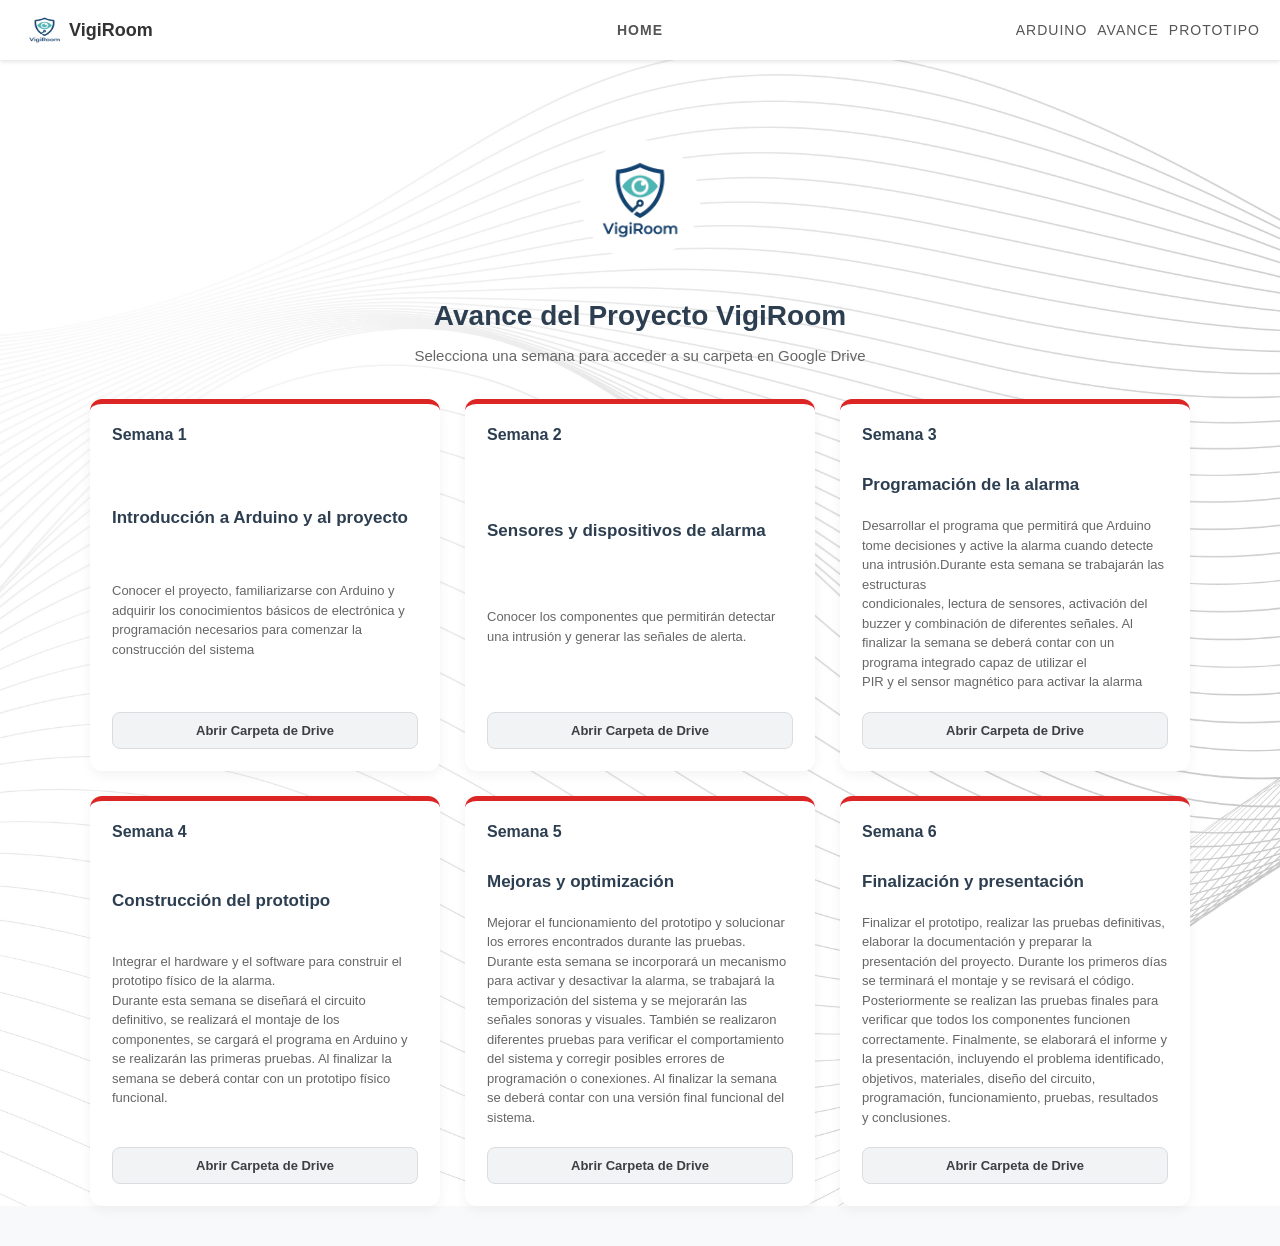
<file: index3.html>
<!DOCTYPE html>
<html lang="es">
<head>
  <meta charset="UTF-8">
  <meta name="viewport" content="width=device-width, initial-scale=1.0">
  <title>VigiRoom - Avance del Proyecto</title>
  <link rel="stylesheet" href="arduino.css">
</head>
<body>

  <!-- BARRA DE NAVEGACIÓN -->
   <header class="navbar">
        <div class="logo-container">
            <img class = "imagen" src="/img/Vigiroom.jpg" alt="LogoVigiroom"></span>
            <span class="nombre-vigi">VigiRoom</span>
        </div>
        <nav class="nav-center">
            <a href="index.html" class="home-vigi">Home</a>
         </nav>
            <div class="nav-right">
                <a href="index2.html" class="home-vigi">Arduino</a>
                <a href="index3.html" class="avance">Avance</a>
                <a href="index4.html" class="avance">Prototipo</a>
                
            </div>
            
    </header>

    <div class="fondo-pagina">
     <main class="main-content">
        <img class="Logo-mitad" src="/img/Vigiroom.jpg" alt="LogoVigiroom">
    </main>

  <!-- CONTENIDO PRINCIPAL -->
  <main class="container">
    <div class="header-title">
      <h1>Avance del Proyecto VigiRoom</h1>
      <p>Selecciona una semana para acceder a su carpeta en Google Drive</p>
    </div>

    <!-- Grid con las 6 Semanas -->
    <div class="weeks-grid">
      
      <!-- Semana 1 -->
      <article class="week-card completed">
        <div class="card-header">
          <span class="week-number">Semana 1</span>
        </div>
        <h3 class="card-title"> Introducción a Arduino y al proyecto</h3>
        <p class="card-desc">Conocer el proyecto, familiarizarse con Arduino y adquirir los conocimientos básicos de electrónica y programación necesarios para comenzar la construcción del sistema</p>
        <a href="https://drive.google.com/drive/folders/177xrurBVcVq3JnoHJbJe5UTncFKu_Fq6" target="_blank" class="btn-drive">
          Abrir Carpeta de Drive
        </a>
      </article>

      <!-- Semana 2 -->
      <article class="week-card completed">
        <div class="card-header">
          <span class="week-number">Semana 2</span>
        </div>
        <h3 class="card-title">Sensores y dispositivos de alarma</h3>
        <p class="card-desc">Conocer los componentes que permitirán detectar una intrusión y generar las señales de alerta.</p>
        
        <a href="https://drive.google.com/drive/folders/1uMAP-GY-jwgxOGzdgxs2S4JFsFmKSo4A" target="_blank" class="btn-drive">
          Abrir Carpeta de Drive
        </a>
      </article>

      <!-- Semana 3 -->
      <article class="week-card completed">
        <div class="card-header">
          <span class="week-number">Semana 3</span>
          
        </div>
        <h3 class="card-title"> Programación de la alarma </h3>
        <p class="card-desc">Desarrollar el programa que permitirá que Arduino tome decisiones y active la alarma cuando detecte una intrusión.Durante esta semana se trabajarán las estructuras<br>
           condicionales, lectura de sensores, activación del buzzer y combinación de diferentes señales. Al finalizar la semana se deberá contar con un programa integrado capaz de utilizar el <br>
            PIR y el sensor magnético para activar la alarma</p>
        
        <a href="https://drive.google.com/drive/folders/1s-k2kCW0p_0rOoUSdmJp_wz7siPsTWWz" target="_blank" class="btn-drive">
          Abrir Carpeta de Drive
        </a>
      </article>

      <!-- Semana 4 -->
      <article class="week-card completed">
        <div class="card-header">
          <span class="week-number">Semana 4</span>
        </div>
        <h3 class="card-title">Construcción del prototipo </h3>
        <p class="card-desc">Integrar el hardware y el software para construir el prototipo físico de la alarma. <br> Durante esta semana se diseñará el circuito definitivo, se realizará el montaje de los componentes, se cargará el programa en Arduino y se realizarán las primeras pruebas. Al finalizar la semana se deberá contar con un prototipo físico funcional.
        </p>
        
        <a href="https://drive.google.com/drive/folders/15dDYEFk1CWUyZsf-Qc2rs22aviThY96R" target="_blank" class="btn-drive">
          Abrir Carpeta de Drive
        </a>
      </article>

      <!-- Semana 5 -->
      <article class="week-card completed">
        <div class="card-header">
          <span class="week-number">Semana 5</span>
        </div>
        <h3 class="card-title">Mejoras y optimización </h3>
        <p class="card-desc">Mejorar el funcionamiento del prototipo y solucionar los errores encontrados durante las pruebas. <br> Durante esta semana se incorporará un mecanismo para activar y desactivar la alarma, se trabajará la temporización del sistema y se mejorarán las señales sonoras y visuales. También se realizaron diferentes pruebas para verificar el comportamiento del sistema y corregir posibles errores de programación o conexiones. Al finalizar la semana se deberá contar con una versión final funcional del sistema.
        </p>
        
        <a href="https://drive.google.com/drive/folders/1QS5X7NMZVXNaNeAi1UXQ3R_d-uCpsfkw" target="_blank" class="btn-drive">
          Abrir Carpeta de Drive
        </a>
      </article>

      <!-- Semana 6 -->
      <article class="week-card completed">
        <div class="card-header">
          <span class="week-number">Semana 6</span>
        </div>
        <h3 class="card-title"> Finalización y presentación </h3>
        <p class="card-desc">
          Finalizar el prototipo, realizar las pruebas definitivas, elaborar la documentación y preparar la presentación del proyecto. Durante los primeros días se terminará el montaje y se revisará el código. Posteriormente se realizan las pruebas finales para verificar que todos los componentes funcionen correctamente. Finalmente, se elaborará el informe y la presentación, incluyendo el problema identificado, objetivos, materiales, diseño del circuito, programación, funcionamiento, pruebas, resultados y conclusiones.
        </p>
        
        <a href="https://drive.google.com/drive/folders/1iXjtkrxOPQLZrR-O9wR8EqmzscRwAL1l" target="_blank" class="btn-drive">
          Abrir Carpeta de Drive
        </a>
      </article>
    </div>
  </main>

</body>
</html>
</file>
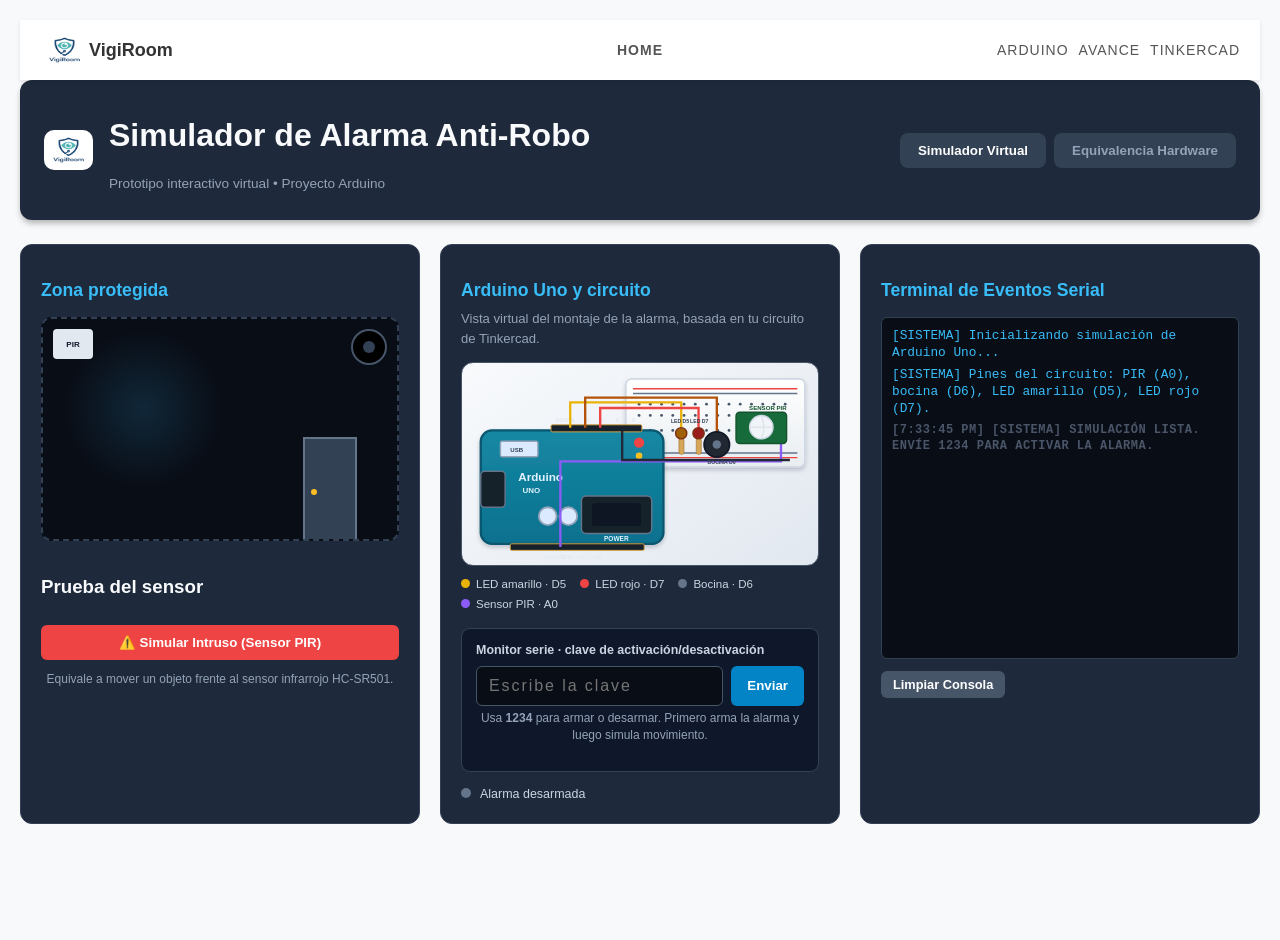
<file: index4.html>
<!DOCTYPE html>
<html lang="es">
<head>
  <meta charset="UTF-8">
  <meta name="viewport" content="width=device-width, initial-scale=1.0">
  <title>Simulador de Alarma Anti-Robo con Arduino</title>
  <link rel="stylesheet" href="arduino2.css">
  <link rel="stylesheet" href="arduino.css">
</head>
<body>

  <header class="navbar">
        <div class="logo-container">
            <img class = "imagen" src="/img/Vigiroom.jpg" alt="LogoVigiroom"></span>
            <span class="nombre-vigi">VigiRoom</span>
        </div>
        <nav class="nav-center">
            <a href="index.html" class="home-vigi">Home</a>
         </nav>
            <div class="nav-right">
                <a href="index2.html" class="home-vigi">Arduino</a>
                <a href="index3.html" class="avance">Avance</a>
                <a href="https://www.tinkercad.com/things/5C6huJJFfEy-exquisite-bombul/editel?returnTo=https%3A%2F%2Fwww.tinkercad.com%2Fdashboard"
              class="home-vigi" target="_blank"rel="noopener noreferrer">Tinkercad</a>
            </div>
            
    </header>
  <div class="app-container">
    <header class="main-header">
      <div class="logo-area">
        <div class="arduino-icon">
            <img class = "imagen" src="/img/Vigiroom.jpg" alt="LogoVigiroom"></span>
        </div>
        <div>
          <h1>Simulador de Alarma Anti-Robo</h1>
      <p class="subtitle">Prototipo interactivo virtual • Proyecto Arduino</p>
        </div>
      </div>
      <nav class="nav-tabs">
        <button class="tab-btn active" onclick="switchTab('simulator', this)">Simulador Virtual</button>
        <button class="tab-btn" onclick="switchTab('mapping', this)">Equivalencia Hardware</button>
      </nav>
    </header>

    <!-- Pestaña 1: Simulador -->
    <main id="tab-simulator" class="tab-content active">
      <div class="dashboard-grid">
        <!-- Panel Izquierdo: Habitación y Sensores -->
        <section class="card room-card">
          <h2>Zona protegida</h2>
          
          <div class="room-viewport" id="roomViewport">
            <!-- Rayo del sensor PIR -->
            <div class="pir-beam" id="pirBeam"></div>
            
            <!-- Sensor PIR en la habitación -->
            <div class="pir-sensor-hardware">
              <div class="pir-dome"></div>
              <span>PIR</span>
            </div>

            <!-- Siren/Buzzer Físico -->
            <div class="buzzer-hardware" id="buzzerHw">
              <div class="speaker-grille"></div>
            </div>

            <!-- Puerta con indicador -->
            <div class="door-graphic">
              <div class="door-knob"></div>
            </div>

            <!-- Intruso Simulado -->
            <div class="intruder" id="intruder">
              <div class="intruder-body">🏃‍♂️</div>
            </div>
          </div>

          <div class="controls-panel">
            <h3>Prueba del sensor</h3>
            <button class="btn btn-danger btn-block" id="btnSimulateIntruder">
              ⚠️ Simular Intruso (Sensor PIR)
            </button>
            <p class="help-text">Equivale a mover un objeto frente al sensor infrarrojo HC-SR501.</p>
          </div>
        </section>

        <!-- Panel Centro: Circuito / Arduino -->
        <section class="card arduino-card">
          <h2>Arduino Uno y circuito</h2>
          <p class="circuit-intro">Vista virtual del montaje de la alarma, basada en tu circuito de Tinkercad.</p>
          <div class="circuit-frame" role="img" aria-label="Arduino Uno conectado a un sensor PIR, dos LED y una bocina">
            <svg class="circuit-svg" viewBox="0 0 760 430" xmlns="http://www.w3.org/2000/svg" aria-hidden="true">
              <defs>
                <linearGradient id="board" x2="0" y2="1"><stop stop-color="#1688a4"/><stop offset="1" stop-color="#08718e"/></linearGradient>
                <linearGradient id="breadboard" x2="0" y2="1"><stop stop-color="#fff"/><stop offset="1" stop-color="#e8edf0"/></linearGradient>
                <filter id="shadow" x="-20%" y="-20%" width="140%" height="150%"><feDropShadow dx="0" dy="5" stdDeviation="5" flood-color="#0f172a" flood-opacity=".2"/></filter>
              </defs>
              <!-- Protoboard -->
              <rect x="350" y="34" width="382" height="188" rx="12" fill="url(#breadboard)" stroke="#cbd5e1" stroke-width="3" filter="url(#shadow)"/>
              <path d="M365 55H716M365 202H716" stroke="#ef4444" stroke-width="3"/><path d="M365 65H716M365 192H716" stroke="#64748b" stroke-width="3"/>
              <g fill="#475569">
                <circle cx="378" cy="88" r="3"/><circle cx="402" cy="88" r="3"/><circle cx="426" cy="88" r="3"/><circle cx="450" cy="88" r="3"/><circle cx="474" cy="88" r="3"/><circle cx="498" cy="88" r="3"/><circle cx="522" cy="88" r="3"/><circle cx="546" cy="88" r="3"/><circle cx="570" cy="88" r="3"/><circle cx="594" cy="88" r="3"/><circle cx="618" cy="88" r="3"/><circle cx="642" cy="88" r="3"/><circle cx="666" cy="88" r="3"/><circle cx="690" cy="88" r="3"/>
                <circle cx="378" cy="112" r="3"/><circle cx="402" cy="112" r="3"/><circle cx="426" cy="112" r="3"/><circle cx="450" cy="112" r="3"/><circle cx="474" cy="112" r="3"/><circle cx="498" cy="112" r="3"/><circle cx="522" cy="112" r="3"/><circle cx="546" cy="112" r="3"/><circle cx="570" cy="112" r="3"/><circle cx="594" cy="112" r="3"/><circle cx="618" cy="112" r="3"/><circle cx="642" cy="112" r="3"/><circle cx="666" cy="112" r="3"/><circle cx="690" cy="112" r="3"/>
                <circle cx="378" cy="144" r="3"/><circle cx="402" cy="144" r="3"/><circle cx="426" cy="144" r="3"/><circle cx="450" cy="144" r="3"/><circle cx="474" cy="144" r="3"/><circle cx="498" cy="144" r="3"/><circle cx="522" cy="144" r="3"/><circle cx="546" cy="144" r="3"/><circle cx="570" cy="144" r="3"/><circle cx="594" cy="144" r="3"/><circle cx="618" cy="144" r="3"/><circle cx="642" cy="144" r="3"/><circle cx="666" cy="144" r="3"/><circle cx="690" cy="144" r="3"/>
              </g>
              <!-- Arduino Uno -->
              <g filter="url(#shadow)">
                <rect x="40" y="144" width="390" height="242" rx="24" fill="url(#board)" stroke="#07566f" stroke-width="5"/>
                <rect x="40" y="231" width="52" height="77" rx="8" fill="#18212b" stroke="#64748b" stroke-width="3"/>
                <rect x="82" y="167" width="80" height="33" rx="4" fill="#dbeafe" stroke="#94a3b8" stroke-width="3"/>
                <rect x="255" y="284" width="150" height="80" rx="10" fill="#18212b" stroke="#64748b" stroke-width="3"/>
                <rect x="278" y="300" width="104" height="48" rx="4" fill="#0b1220"/>
                <circle cx="183" cy="327" r="19" fill="#dbeafe" stroke="#94a3b8" stroke-width="4"/><circle cx="227" cy="327" r="19" fill="#dbeafe" stroke="#94a3b8" stroke-width="4"/>
                <circle cx="378" cy="170" r="11" fill="#ef4444"/><circle cx="378" cy="198" r="7" fill="#fbbf24"/>
                <text x="120" y="252" fill="#e0f2fe" font-size="25" font-weight="700">Arduino</text><text x="129" y="278" fill="#e0f2fe" font-size="17" font-weight="700">UNO</text>
                <text x="103" y="190" fill="#334155" font-size="13" font-weight="700">USB</text>
                <text x="303" y="379" fill="#e0f2fe" font-size="14" font-weight="700">POWER</text>
              </g>
              <!-- Pin header -->
              <g fill="#17212b" stroke="#d9a441" stroke-width="2">
                <rect x="190" y="132" width="194" height="15" rx="3"/><rect x="103" y="386" width="286" height="14" rx="3"/>
              </g>
              <g fill="#e2e8f0" font-size="11" font-weight="700"><text x="200" y="127">DIGITAL</text><text x="231" y="127">5</text><text x="263" y="127">6</text><text x="295" y="127">7</text><text x="329" y="127">8</text><text x="363" y="127">9</text><text x="175" y="418">ANALOG IN</text><text x="210" y="418">A0</text><text x="247" y="418">A1</text><text x="284" y="418">A2</text></g>
              <!-- Jumper wires from actual pins -->
              <path d="M231 138V84H468V138" fill="none" stroke="#eab308" stroke-width="5"/>
              <path d="M263 138V74H544V147" fill="none" stroke="#b45309" stroke-width="5"/>
              <path d="M295 138V96H505V138" fill="none" stroke="#ef4444" stroke-width="5"/>
              <path d="M210 393V210H681V166" fill="none" stroke="#8b5cf6" stroke-width="5"/>
              <path d="M342 145V207H700" fill="none" stroke="#1f2937" stroke-width="5"/>
              <!-- PIR module -->
              <rect x="585" y="105" width="108" height="67" rx="8" fill="#176b3a" stroke="#14532d" stroke-width="3"/>
              <circle cx="639" cy="137" r="25" fill="#f1f5f9" stroke="#cbd5e1" stroke-width="3"/><path d="M639 112Q650 137 639 162M614 137H664" fill="none" stroke="#dbe4ea" stroke-width="3"/>
              <text x="613" y="101" fill="#14532d" font-size="13" font-weight="700">SENSOR PIR</text>
              <!-- LEDs + resistors -->
              <rect x="463" y="161" width="11" height="34" rx="4" fill="#d6a756" stroke="#8b5e2d"/><rect x="500" y="161" width="11" height="34" rx="4" fill="#d6a756" stroke="#8b5e2d"/>
              <circle id="ledYellowSvg" class="svg-led led-yellow" cx="468" cy="150" r="12"/><circle id="ledRedSvg" class="svg-led led-red-svg" cx="505" cy="150" r="12"/>
              <text x="446" y="128" fill="#334155" font-size="11" font-weight="700">LED D5</text><text x="487" y="128" fill="#334155" font-size="11" font-weight="700">LED D7</text>
              <!-- buzzer -->
              <circle cx="544" cy="174" r="27" fill="#222831" stroke="#111827" stroke-width="4"/><circle cx="544" cy="174" r="9" fill="#64748b"/><text x="524" y="215" fill="#334155" font-size="11" font-weight="700">BOCINA D6</text>
            </svg>
          </div>
          <div class="circuit-key">
            <span><i class="key-dot yellow"></i>LED amarillo · D5</span>
            <span><i class="key-dot red"></i>LED rojo · D7</span>
            <span><i class="key-dot dark"></i>Bocina · D6</span>
            <span><i class="key-dot purple"></i>Sensor PIR · A0</span>
          </div>
          <div class="serial-controls">
            <label for="serialCode">Monitor serie · clave de activación/desactivación</label>
            <form id="serialForm" class="serial-form">
              <input id="serialCode" inputmode="numeric" autocomplete="one-time-code" maxlength="4" placeholder="Escribe la clave" aria-label="Código de la alarma">
              <button class="btn btn-primary" type="submit">Enviar</button>
            </form>
            <p class="help-text">Usa <strong>1234</strong> para armar o desarmar. Primero arma la alarma y luego simula movimiento.</p>
          </div>
          <div class="board-status" aria-live="polite"><span class="status-indicator" id="statusIndicator"></span><span id="boardStatus">Alarma desarmada</span></div>
        </section>

        <!-- Panel Derecho: Logs e Historial -->
        <section class="card log-card">
          <h2>
            Terminal de Eventos Serial
          </h2>
          <div class="terminal-box" id="terminalBox">
            <div class="log-entry system">[SISTEMA] Inicializando simulación de Arduino Uno...</div>
            <div class="log-entry system">[SISTEMA] Pines del circuito: PIR (A0), bocina (D6), LED amarillo (D5), LED rojo (D7).</div>
          </div>
          <button class="btn btn-secondary btn-sm" onclick="clearLogs()">Limpiar Consola</button>
        </section>
      </div>
    </main>

    
  <!-- Pestaña 2: Mapeo de Hardware -->
<main id="tab-mapping" class="tab-content">
  <div class="card">
    <h2>Equivalencia: Software Interactivo vs. Componentes Físicos</h2>
    <p class="subtitle">Mapeo conceptual del prototipo virtual ajustado al circuito real de Tinkercad.</p>
    
    <table class="mapping-table">
      <thead>
        <tr>
          <th>Componente Físico</th>
          <th>Pin Arduino (Tinkercad)</th>
          <th>Elemento Web / Software</th>
          <th>Función en el Sistema</th>
        </tr>
      </thead>
      <tbody>
        <tr>
          <td><strong>Arduino Uno R3</strong></td>
          <td>—</td>
          <td>Lógica JavaScript (<code>jay.js</code>)</td>
          <td>Representa en la página los estados del programa Arduino.</td>
        </tr>
        <tr>
          <td><strong>Sensor PIR (Parallax)</strong></td>
          <td>Pin Análogo A0</td>
          <td>Botón «Simular Intruso»</td>
          <td>Simula una lectura HIGH cuando la alarma está activada.</td>
        </tr>
        <tr>
          <td><strong>LED amarillo</strong></td>
          <td>Pin Digital 5</td>
          <td>Indicador amarillo virtual</td>
          <td>Se enciende durante la alerta, según el circuito compartido.</td>
        </tr>
        <tr>
          <td><strong>Buzzer Piezoeléctrico</strong></td>
          <td>Pin Digital 6</td>
          <td>Audio API Web / Animación Bocina</td>
          <td>Suena cuando la variable `estado == true` y hay intrusión.</td>
        </tr>
        <tr>
          <td><strong>LED rojo</strong></td>
          <td>Pin Digital 7</td>
          <td>LED rojo virtual del circuito</td>
          <td>Parpadea alternadamente durante el estado de alerta.</td>
        </tr>
        <tr>
          <td><strong>Monitor Serie (USB)</strong></td>
          <td>Puerto COM / USB</td>
          <td>Terminal de Eventos Serial Web</td>
          <td>Transmite mensajes como Movimiento Detectado o Alarma Activada.</td>
        </tr>
      </tbody>
    </table>
  </div>
</main>
  <script src="jay.js"></script>
</body>
</html>
</file>
<file: arduino.css>
body {
    margin: 0;
    font-family: Arial, sans-serif;
    background-color: #f8f9fa; 
}


/* inicio arduino 1 */


.navbar {
    display: flex;
    justify-content: space-between;
    align-items: center;
    padding: 10px 20px;
    background-color: #ffffff; 
    box-shadow: 0 2px 4px rgba(0, 0, 0, 0.1); 
    position: relative; 
    top: 0;
    width: 100%;
    box-sizing: border-box;
    z-index: 100;
}

.imagen { 
    width: 49px;
    height: 40px;
    
}

.logo-container {
    display: flex;
    align-items: center;
}

.nombre-vigi {
    font-weight: bold;
    font-size: 18px;
    color: #333333;
}

.nav-links {
    display: flex;
    align-items: center;
}


.home-vigi {
    color: #555555;
    text-decoration: none;
    margin-right: 20px;
    font-size: 14px;
    text-transform: uppercase;
    letter-spacing: 1px;
}

/* --- Contenido Principal --- */
.main-content {
    padding-top: 80px; /* Compensación por la barra fija */
    display: flex;
     justify-content: center;
    align-items: center;
  
}

.Logo-mitad {
    width: 120px;
    height: 120px;
    border-radius: 50%; 
    display: flex; 
    justify-content: center;
}

.debajo {
    text-align: center;
    font-size: 50px;
    color: #333333;
    margin-top: 20px;
}

.descripcion {
    text-align: center;
    font-size: 20px;
    color: #666666;
    margin-top: 10px;
}
.imagen-sistema {
    width: 100%;
    height: 200px;
    overflow: hidden;
    
}

.imagen-arduino {
    width: 100%;
    height: 100%;
    object-fit: cover;
    display: block;
}

.estado-sistema {
    width: 300px;
    border-radius: 12px;
    overflow: hidden;
    justify-content: center;
    display: flex;
    margin: 0 auto;
    flex-direction: column;
}


.texto-sistema {
    display: flex;
    justify-content: space-between;
    align-items: center;
    padding: 14px 16px;
    
}

.sistema {
font-size: 0.75rem;
  font-weight: 700;
  color: #4a5568;
  letter-spacing: 0.5px;
  text-transform: uppercase;
}

.estado{
    display: flex;
    align-items: center;
    gap: 6px;
}

.status-dot {
  width: 10px;
  height: 10px;
  background-color: #718096; /* Color gris */
  border-radius: 50%; /* Lo hace un círculo perfecto */
}

.inactivo {
    font-size: 0.875rem;
  color: #4a5568;
}

.fondo-pagina {
    background-image: url('/img/fondo.jpg');
    background-size: cover;
    background-repeat: no-repeat;
    background-position: center;
    background-color:rgba(0, 0, 0, 0.1)
}
 
/* creo que inicio arduino 2 */
.el-problema {
  display: flex;
  justify-content: center;
  align-items: center; 
  gap: 10px; 
  font-size: 20px;
  color: #333333;
  margin-top: 50px;
}

.icono {
  flex-shrink: 0; 
}

.fa-solid fa-triangle-exclamation {
    color: red;
    
}

.elproblema {
    text-align: center;
    font-size: 11px;
    color: #333333;
    margin-top: 20px;
}

.linea-divide {
  border: none;
  border-top: 1px solid #e5e7eb; 
  margin-top: 12px;               
  width: 300px;

}


.tarjetas-lista {
  display: flex;
  flex-direction: row;
  gap: 24px;          /* Separación horizontal entre tarjetas */
  max-width: 1200px;  /* Aumentado de 900px a 1200px para darles suficiente ancho */
  width: 100%;
}

.tarjeta {
  flex: 1;            /* Ocupan 1/3 del espacio cada una */
  display: flex;
  flex-direction: column; 
  align-items: flex-start; 
  gap: 16px; 
  background-color: #fff5f5; 
  border: 1px solid #fee2e2;   
  border-radius: 12px;        
  padding: 24px 20px; /* Un poco menos de padding horizontal para ganar espacio interno */
  box-shadow: 0 4px 12px rgba(0, 0, 0, 0.05);
}

.icono-contenedor {
  align-self: center;  
  padding-top: 2px; 
  flex-shrink: 0;  /* Evita que el icono se deforme si el texto es largo */
  font-size: 1.8rem;
  color: #dc2626;
  background-color: #fef2f2;
  padding: 12px 16px;
  border-radius: 10px; 
}

.contenido-tarjeta h3 {
  font-size: 1.3rem;
  color: #1a1a1a;
  margin-bottom: 10px;
}

.contenido-tarjeta p {
line-height: 1.5;
  font-size: 0.95rem;
  color: #4a4a4a;
}


.problemas {
  display: flex;
  justify-content: center;
  width: 100%;
  padding: 20px;
  box-sizing: border-box;
}


 .parallax-container {
    width: 100%;
    height: 600px;
    overflow: hidden;          
    position: relative;
     background-color: rgb(255, 254, 254);
    } 


 .parallax-container div {
     background-image: url(/img/Arduinoimagen.jpeg);
     height: 700px;
     width: 1;
    background-size: contain;
    background-attachment: fixed;
    background-repeat: no-repeat;
    background-size: cover; 
} 

.texto-sistema2 {
    display: flex;
    justify-content: space-between;
    align-items: center;
    padding: 14px 16px;
    
}


.icono-sensor {
  font-size: 18px;    
  color: #374151;      
}

.tarjeta-sensor {
  display: flex;
  justify-content: space-between;
  align-items: center;
  background-color: #ffffff;
  border: 1px solid #f0f0f0;
  border-radius: 12px;
  padding: 16px 20px;
  max-width: 500px;
  margin: 0 auto;
  box-shadow: 0 2px 8px rgba(0, 0, 0, 0.04);
}

.sensor-info {
  display: flex;
  align-items: center;
  gap: 12px;
}

.nombre-sensor {
  font-family: 'Courier New', Courier, monospace;
  font-size: 15px;
  font-weight: 600;
  color: #1f2937;
  letter-spacing: 0.5px;
}

.badge-estado {
  background-color: #ebebeb;
  color: #4b5563;
  font-family: 'Courier New', Courier, monospace;
  font-size: 13px;
  font-weight: 600;
  padding: 6px 14px;
  border-radius: 6px;
}

.linea-vertical{
    width: 2px;
    height: 50px;
    background-color: #e5e7eb;
    margin: 15px auto 15px auto;
}

.tarjeta-respuesta {
  background-color: #fcf0f0;    
  border: 1px solid #f8d7da;    
  border-radius: 12px;
  padding: 18px 24px;
  max-width: 500px;
  margin: 0 auto;
  box-shadow: 0 2px 8px rgba(0, 0, 0, 0.02);
}


.header-respuesta {
  display: flex;
  justify-content: space-between;
  align-items: center;
}

.titulo-respuesta {
  font-family: 'Courier New', Courier, monospace;
  font-size: 15px;
  font-weight: 600;
  color: #1f2937;
}

.icono-header {
  color: #b91c1c;
  font-size: 16px;
}


.linea-separadora {
  border: none;
  border-top: 1px solid #f3c7c7;
  margin: 14px 0 20px 0;
}


.respuesta-activa {
  display: flex;
  justify-content: space-around; 
  align-items: center;
}


.opcion-item {
  display: flex;
  flex-direction: column;        /* Alinea el icono encima del texto */
  align-items: center;
  gap: 8px;
}

.icono-rojo {
  color: #b91c1c;                /* Color rojo oscuro del icono */
  font-size: 22px;
}

.opcion-item span {
  font-family: 'Courier New', Courier, monospace;
  font-size: 13px;
  font-weight: 600;
  color: #374151;
}
    

.problema2 {
    background-color: #F5F5F5;
}


.componentes {
    display: grid;
    grid-template-columns: 1fr 1fr;
    gap: 16px;
    max-width: 600px;
    margin: 0 auto;
    flex-wrap: wrap;
}

.tarjetas{
    flex: 1;
    display: flex;
    align-items: center;
    gap: 12px;
    background-color: #ffffff;
    border: 1px solid #f0f0f0;
    border-radius: 12px;
    padding: 16px 20px;
    box-shadow: 0 2px 8px rgba(0, 0, 0, 0.04);
}

.nombre-componente {
  font-family: 'Courier New', Courier, monospace;
  font-size: 15px;
  font-weight: 600;
  color: #1f2937;
  letter-spacing: 0.5px;
}

.problema3 {
    background-color: #F5F5F5;
    
}

.innvestiga {
  text-align: center;
  padding: 20px;
}

 .parallax-container2 {
  width: 100%;
  min-height: 100vh; /* Permite que el alto crezca si el texto es largo */
  position: relative;
  background-image: url("/img/cristiano.jpg"); 
  background-position: center;
  background-size: cover;
  background-attachment: fixed; 
  background-repeat: no-repeat;
  display: flex;
  align-items: center;
  justify-content: center;
  padding: 60px 20px;
  box-sizing: border-box;
}


.parallax-container2 div {
  background-image: none; /* Quitamos la imagen de fondo de los divs hijos */
  height: auto;
  width: 100%;
}


/* Contenedor o sección de la tarjeta */
.innvestigaa {
  display: flex;
  justify-content: center;
  padding: 40px 20px;
}

/* Tarjeta contenedora */
.tarjetass {
  background-color: #fff5f5;
  border: 1px solid #fee2e2;
  border-radius: 12px;
  max-width: 800px; 
  width: 100%;
  padding: 32px;
  box-shadow: 0 4px 15px rgba(0, 0, 0, 0.1);
}


.contenido-tarjetass {
  text-align: left; /* Cambia la alineación centrada por texto a la izquierda para mejor lectura */
}

.contenido-tarjetass h3 {
  font-size: 1.3rem;
  color: #1a1a1a;
  margin-top: 24px;
  margin-bottom: 12px;
  border-bottom: 2px solid #fee2e2;
  padding-bottom: 6px;
}

.contenido-tarjetass h3:first-child {
  margin-top: 0;
}

.contenido-tarjetass p {
  line-height: 1.6;
  color: #4a4a4a;
  margin-bottom: 16px;
  font-size: 0.95rem;
}


.lista-aprendizaje {
  list-style-type: disc;
  padding-left: 20px;
  margin-bottom: 20px;
}

.lista-aprendizaje li {
  line-height: 1.6;
  color: #4a4a4a;
  margin-bottom: 8px;
  font-size: 0.95rem;
}

.lista-aprendizaje code {
  background-color: #f1f1f1;
  padding: 2px 6px;
  border-radius: 4px;
  font-family: monospace;
  color: #c7254e;
}


.contenido-tarjeta a {
  color: #d97706;
  text-decoration: underline;
}



.desing {
  display: flex;
  flex-direction: row; /* Alinea la imagen y el texto en horizontal */
  align-items: center; 
  gap: 40px; 
  max-width: 1100px; 
  margin: 40px auto; 
  padding: 20px;
}

/* Columna de la imagen */
.imagen-boceto {
  flex: 1; 
  display: flex;
  justify-content: center;
}

.imagen-boceto img {
  width: 100%;
  max-width: 550px; 
  height: auto;
  border-radius: 12px; 
  box-shadow: 0 8px 20px rgba(0, 0, 0, 0.1); 
}

/* Columna o contenedor de texto */
.desing > div, 
.desing-texto {
  flex: 1; 
  display: flex;
  flex-direction: column;
  gap: 16px;
}


.robot {
  font-size: 1.8rem;
  color: #1a1a1a;
  margin-top: 10px;
  margin-bottom: 8px;
  font-weight: 700;
  border-bottom: 2px solid #fee2e2; 
  padding-bottom: 6px;
}


.robot-descripcion {
  font-size: 1rem;
  line-height: 1.6; /* Interlineado */
  color: #4a4a4a;
  margin-bottom: 16px;
}

.materiales {
  max-width: 1100px;
  margin: 40px auto;
  padding: 0 20px;
}

/* Cuadrícula para colocar las 3 tarjetas alineadas */
.materiales-usar {
  display: flex;
  flex-direction: row;
  gap: 24px;
  margin-top: 30px;
  align-items: stretch; /* Mantiene la misma altura en todas */
}


.tarjeta-material {
  flex: 1;
  display: flex;
  flex-direction: column;
  align-items: flex-start;
  background-color: #fff5f5;
  border: 1px solid #fee2e2;
  border-radius: 12px;
  padding: 28px 24px;
  box-shadow: 0 4px 12px rgba(0, 0, 0, 0.05);
  transition: transform 0.2s ease, box-shadow 0.2s ease;
}

.tarjeta-material:hover {
  transform: translateY(-4px);
  box-shadow: 0 8px 20px rgba(0, 0, 0, 0.1);
}


.icono-material {
  font-size: 2rem;
  color: #dc2626; 
  background-color: #fef2f2;
  padding: 12px 16px;
  border-radius: 10px;
  margin-bottom: 16px;
}


.info-material h3 {
  font-size: 1.25rem;
  color: #1a1a1a;
  margin-bottom: 10px;
}

.info-material p {
  font-size: 0.95rem;
  color: #4a4a4a;
  line-height: 1.6;
}


.nav-center {
  position: absolute;
  left: 50%;
  transform: translateX(-50%);
}

.nav-right {
  display: flex;
  align-items: center;
  gap: 10px; /* Reduce o aumenta este valor para ajustar qué tan pegados quedan */
  margin-left: auto;
}

.home-vigi,
.avance {
  color: #555555;
  text-decoration: none;
  font-size: 14px;
  text-transform: uppercase;
  letter-spacing: 1px;
  margin-right: 0; /* Removido para que 'gap' controle la distancia */
}


/* avance parte 3*/ 

.home-vigi,
.avance {
  color: #555555;
  text-decoration: none;
  font-size: 14px;
  text-transform: uppercase;
  letter-spacing: 1px;
  font-weight: 500;
  transition: color 0.3s ease;
}

.avance.active {
  color: #2b50d8;
  font-weight: 700;
  border-bottom: 2px solid #2b50d8;
  padding-bottom: 2px;
}

.home-vigi:hover,
.avance:hover {
  color: #2b50d8;
}

/* --- CONTENIDO PRINCIPAL --- */
.container {
  max-width: 1100px;
  margin: 40px auto;
  padding: 0 20px;
}

.header-title {
  text-align: center;
  margin-bottom: 35px;
}

.header-title h1 {
  font-size: 28px;
  color: #2c3e50;
  margin-bottom: 8px;
}

.header-title p {
  color: #666666;
  font-size: 15px;
}

/* --- GRID DE LAS 6 SEMANAS --- */
.weeks-grid {
  display: grid;
  grid-template-columns: repeat(auto-fit, minmax(300px, 1fr));
  gap: 25px;
}

.week-card {
  background-color: #ffffff;
  border-radius: 12px;
  padding: 22px;
  box-shadow: 0 4px 12px rgba(0, 0, 0, 0.05);
  border-top: 5px solid #ccc;
  display: flex;
  flex-direction: column;
  justify-content: space-between;
  transition: transform 0.2s ease, box-shadow 0.2s ease;
}

.week-card:hover {
  transform: translateY(-4px);
  box-shadow: 0 6px 18px rgba(0, 0, 0, 0.1);
}

/* Bordes superiores por estado */
.week-card.completed { border-top-color: #dc2626;; }

.card-header {
  display: flex;
  justify-content: space-between;
  align-items: center;
  margin-bottom: 14px;
}

.week-number {
  font-weight: 700;
  font-size: 16px;
  color: #2c3e50;
}



.card-title {
  font-size: 17px;
  font-weight: 600;
  color: #2c3e50;
  margin-bottom: 8px;
}

.card-desc {
  font-size: 13px;
  color: #666666;
  line-height: 1.5;
  margin-bottom: 20px;
}

/* --- BOTÓN DRIVE EN CADA TARJETA --- */
.btn-drive {
  display: flex;
  align-items: center;
  justify-content: center;
  gap: 10px;
  background-color: #f1f3f4;
  color: #3c4043;
  text-decoration: none;
  font-size: 13px;
  font-weight: 600;
  padding: 10px 15px;
  border-radius: 8px;
  border: 1px solid #dadce0;
  transition: background-color 0.2s ease, border-color 0.2s ease;
}

.btn-drive:hover {
  background-color: #e8eaed;
  border-color: #c6c6c6;
  color: #1a73e8;
}

.drive-icon {
  width: 18px;
  height: 18px;
}



.nav-center .btn-home,
.nav-center a {
  display: inline-flex !important;
  align-items: center !important;
  flex-direction: row !important; 
  gap: 6px;                       
  text-decoration: none;
  color: #555555;
  font-size: 14px;
  font-weight: 600;
  text-transform: uppercase;
  letter-spacing: 1px;
}
</file>
<file: arduino2.css>
body {
  background-color: #0f172a;
  color: #f8fafc;
  min-height: 100vh;
  padding: 20px;
}

 
.app-container {
  max-width: 1300px;
  margin: 0 auto;
}


/* Header */
.main-header {
  display: flex;
  justify-content: space-between;
  align-items: center;
  background: #1e293b;
  padding: 16px 24px;
  border-radius: 12px;
  margin-bottom: 24px;
  box-shadow: 0 4px 6px -1px rgba(0, 0, 0, 0.3);
}


.logo-area {
  display: flex;
  align-items: center;
  gap: 16px;
}


.imagen {
  font-size: 28px;
  font-weight: bold;
  width: 48px;
  height: 48px;
  border-radius: 10px;
  display: flex;
  align-items: center;
  justify-content: center;
}


.subtitle {
  color: #94a3b8;
  font-size: 0.85rem;
}


.nav-tabs {
  display: flex;
  gap: 8px;
}


.tab-btn {
  background: #334155;
  color: #94a3b8;
  border: none;
  padding: 10px 18px;
  border-radius: 8px;
  cursor: pointer;
  font-weight: 600;
  transition: all 0.2s;
}


.tab-btn.active, .tab-btn:hover {
  color: white;
}


/* Tab Content Controls */
.tab-content {
  display: none;
}


.tab-content.active {
  display: block;
}


/* Dashboard Grid */
.dashboard-grid {
  display: grid;
  grid-template-columns: 1fr 1fr 1fr;
  gap: 20px;
}


@media (max-width: 1024px) {
  .dashboard-grid {
    grid-template-columns: 1fr;
  }
}


.card {
  background: #1e293b;
  border-radius: 12px;
  padding: 20px;
  border: 1px solid #334155;
}


.card h2 {
  font-size: 1.1rem;
  margin-bottom: 16px;
  display: flex;
  align-items: center;
  gap: 8px;
  color: #38bdf8;
}


/* Room Viewport */
.room-viewport {
  position: relative;
  height: 220px;
  background: #090d16;
  border-radius: 10px;
  border: 2px dashed #334155;
  overflow: hidden;
  margin-bottom: 16px;
}


.pir-beam {
  position: absolute;
  top: 10px;
  left: 20px;
  width: 160px;
  height: 160px;
  background: radial-gradient(circle, rgba(56,189,248,0.15) 0%, rgba(56,189,248,0) 70%);
  border-radius: 50%;
  transition: all 0.3s;
}


.pir-sensor-hardware {
  position: absolute;
  top: 10px;
  left: 10px;
  width: 40px;
  height: 30px;
  background: #e2e8f0;
  border-radius: 4px;
  display: flex;
  flex-direction: column;
  align-items: center;
  justify-content: center;
  color: #0f172a;
  font-size: 8px;
  font-weight: bold;
}


.imagen2 {
  width: 18px;
  height: 18px;
  background: #fff;
  border-radius: 50%;
  border: 1px solid #cbd5e1;
}


.buzzer-hardware {
  position: absolute;
  top: 10px;
  right: 10px;
  width: 32px;
  height: 32px;
  background: #000;
  border: 2px solid #475569;
  border-radius: 50%;
  display: flex;
  align-items: center;
  justify-content: center;
}


.speaker-grille {
  width: 12px;
  height: 12px;
  background: #334155;
  border-radius: 50%;
}


.buzzer-hardware.sounding {
  animation: pulse-ring 0.4s infinite alternate;
}


@keyframes pulse-ring {
  0% { box-shadow: 0 0 0 0 rgba(239, 68, 68, 0.7); }
  100% { box-shadow: 0 0 0 12px rgba(239, 68, 68, 0); }
}


.door-graphic {
  position: absolute;
  bottom: 0;
  right: 40px;
  width: 50px;
  height: 100px;
  background: #334155;
  border: 2px solid #64748b;
  border-bottom: none;
}


.door-knob {
  position: absolute;
  top: 50px;
  left: 6px;
  width: 6px;
  height: 6px;
  background: #fbbf24;
  border-radius: 50%;
}


.intruder {
  position: absolute;
  bottom: 10px;
  left: -50px;
  font-size: 36px;
  transition: all 0.5s ease-in-out;
}


.intruder.detected {
  left: 100px;
}


/* Controls */
.controls-panel {
  display: flex;
  flex-direction: column;
  gap: 8px;
}


.btn {
  padding: 10px 16px;
  border: none;
  border-radius: 6px;
  font-weight: bold;
  cursor: pointer;
  transition: opacity 0.2s;
}


.btn:hover { opacity: 0.9; }
.btn-block { width: 100%; }
.btn-danger { background: #ef4444; color: white; }
.btn-secondary { background: #475569; color: white; }
.btn-sm { padding: 6px 12px; font-size: 0.8rem; }


.help-text {
  font-size: 0.75rem;
  color: #94a3b8;
  text-align: center;
  margin-top: 4px;
}


/* LCD Screen */
.lcd-screen {
  background: #1e3a8a;
  border: 4px solid #1d4ed8;
  border-radius: 6px;
  padding: 12px;
  font-family: 'Courier New', Courier, monospace;
  color: #93c5fd;
  box-shadow: inset 0 0 10px rgba(0,0,0,0.5);
  margin-bottom: 16px;
}


.lcd-line {
  height: 20px;
  font-weight: bold;
  letter-spacing: 2px;
}


/* LED Panel */
.led-panel {
  display: flex;
  justify-content: space-around;
  background: #0f172a;
  padding: 12px;
  border-radius: 8px;
  margin-bottom: 16px;
}


.led-group {
  display: flex;
  align-items: center;
  gap: 8px;
  font-size: 0.8rem;
  color: #cbd5e1;
}


.led-light {
  width: 14px;
  height: 14px;
  border-radius: 50%;
  background: #334155;
  transition: all 0.3s;
}


.led-green.active {
  background: #22c55e;
  box-shadow: 0 0 10px #22c55e;
}


.led-red.active {
  background: #ef4444;
  box-shadow: 0 0 10px #ef4444;
}


.led-red.blink {
  animation: blink-animation 0.5s infinite alternate;
}


@keyframes blink-animation {
  from { opacity: 1; box-shadow: 0 0 12px #ef4444; }
  to { opacity: 0.2; box-shadow: none; }
}


/* Keypad */
.keypad-container {
  background: #0f172a;
  padding: 12px;
  border-radius: 8px;
  text-align: center;
}


.keypad-title {
  font-size: 0.8rem;
  color: #64748b;
  margin-bottom: 8px;
  display: block;
}


.keypad-grid {
  display: grid;
  grid-template-columns: repeat(3, 1fr);
  gap: 8px;
  max-width: 200px;
  margin: 0 auto 8px auto;
}


.key-btn {
  background: #334155;
  color: white;
  border: none;
  padding: 12px;
  border-radius: 6px;
  font-size: 1.1rem;
  font-weight: bold;
  cursor: pointer;
  transition: background 0.1s;
}


.key-btn:active {
  background: #00878f;
}


.key-action {
  background: #475569;
}


/* Terminal Logs */
.terminal-box {
  background: #090d16;
  border: 1px solid #334155;
  border-radius: 6px;
  height: 320px;
  padding: 10px;
  font-family: 'Courier New', Courier, monospace;
  font-size: 0.8rem;
  overflow-y: auto;
  margin-bottom: 12px;
}


.log-entry {
  margin-bottom: 6px;
  line-height: 1.3;
}


.log-entry.system { color: #38bdf8; }
.log-entry.alert { color: #f87171; font-weight: bold; }
.log-entry.info { color: #4ade80; }


/* Table Mapping */
.mapping-table {
  width: 100%;
  border-collapse: collapse;
  margin-top: 16px;
}


.mapping-table th, .mapping-table td {
  padding: 12px;
  text-align: left;
  border-bottom: 1px solid #334155;
}


.mapping-table th {
  background: #0f172a;
  color: #38bdf8;
}


.mapping-table tr:hover {
  background: #334155;
}

/* Circuito virtual de la alarma (pines del montaje de Tinkercad) */
.circuit-intro {
  color: #94a3b8;
  font-size: 0.82rem;
  line-height: 1.5;
  margin: -8px 0 14px;
}

.circuit-frame {
  overflow: hidden;
  border-radius: 12px;
  background: linear-gradient(145deg, #f8fafc, #e2e8f0);
  border: 1px solid #475569;
}

.circuit-svg {
  display: block;
  width: 100%;
  height: auto;
}

.svg-led {
  stroke: #7c2d12;
  stroke-width: 3;
  transition: fill 0.15s, filter 0.15s;
}

.led-yellow { fill: #a16207; }
.led-yellow.is-on { fill: #fde047; filter: drop-shadow(0 0 10px #facc15); }
.led-red-svg { fill: #991b1b; }
.led-red-svg.is-on { fill: #fb7185; filter: drop-shadow(0 0 10px #ef4444); }

.circuit-key {
  display: flex;
  flex-wrap: wrap;
  gap: 8px 14px;
  margin: 12px 0 18px;
  color: #cbd5e1;
  font-size: 0.72rem;
}

.circuit-key span { display: inline-flex; align-items: center; gap: 6px; }
.key-dot { width: 9px; height: 9px; border-radius: 50%; display: inline-block; }
.key-dot.yellow { background: #eab308; }
.key-dot.red { background: #ef4444; }
.key-dot.dark { background: #64748b; }
.key-dot.purple { background: #8b5cf6; }

.serial-controls {
  padding: 14px;
  background: #0f172a;
  border: 1px solid #334155;
  border-radius: 9px;
}

.serial-controls label {
  display: block;
  margin-bottom: 9px;
  color: #cbd5e1;
  font-size: 0.78rem;
  font-weight: 700;
}

.serial-form { display: flex; gap: 8px; }
.serial-form input {
  width: 100%;
  min-width: 0;
  padding: 10px 12px;
  border: 1px solid #475569;
  border-radius: 6px;
  background: #090d16;
  color: #f8fafc;
  font: inherit;
  letter-spacing: 0.12em;
}
.serial-form input:focus { outline: 2px solid #38bdf8; outline-offset: 1px; }
.btn-primary { background: #0284c7; color: white; white-space: nowrap; }

.serial-controls .help-text { line-height: 1.45; }
.board-status {
  display: flex;
  align-items: flex-start;
  gap: 9px;
  margin-top: 13px;
  color: #cbd5e1;
  font-size: 0.78rem;
  line-height: 1.45;
}
.status-indicator {
  flex: 0 0 10px;
  width: 10px;
  height: 10px;
  margin-top: 3px;
  border-radius: 50%;
  background: #64748b;
}
.status-indicator.armed { background: #facc15; box-shadow: 0 0 9px #facc15; }
.status-indicator.alert { background: #ef4444; box-shadow: 0 0 10px #ef4444; }

.pir-beam.motion-detected {
  background: radial-gradient(circle, rgba(239, 68, 68, 0.5) 0%, rgba(239, 68, 68, 0) 70%);
}

.pir-sensor-hardware span { font-size: 8px; font-weight: 800; }

@media (max-width: 620px) {
  body { padding: 10px; }
  .main-header { align-items: flex-start; flex-direction: column; gap: 14px; }
  .nav-tabs { width: 100%; }
  .tab-btn { flex: 1; padding: 9px 8px; font-size: 0.78rem; }
  .logo-area h1 { font-size: 1.15rem; }
  .circuit-key { font-size: 0.68rem; }
  .mapping-table { font-size: 0.75rem; }
  .mapping-table th, .mapping-table td { padding: 8px 6px; }
}
</file>
